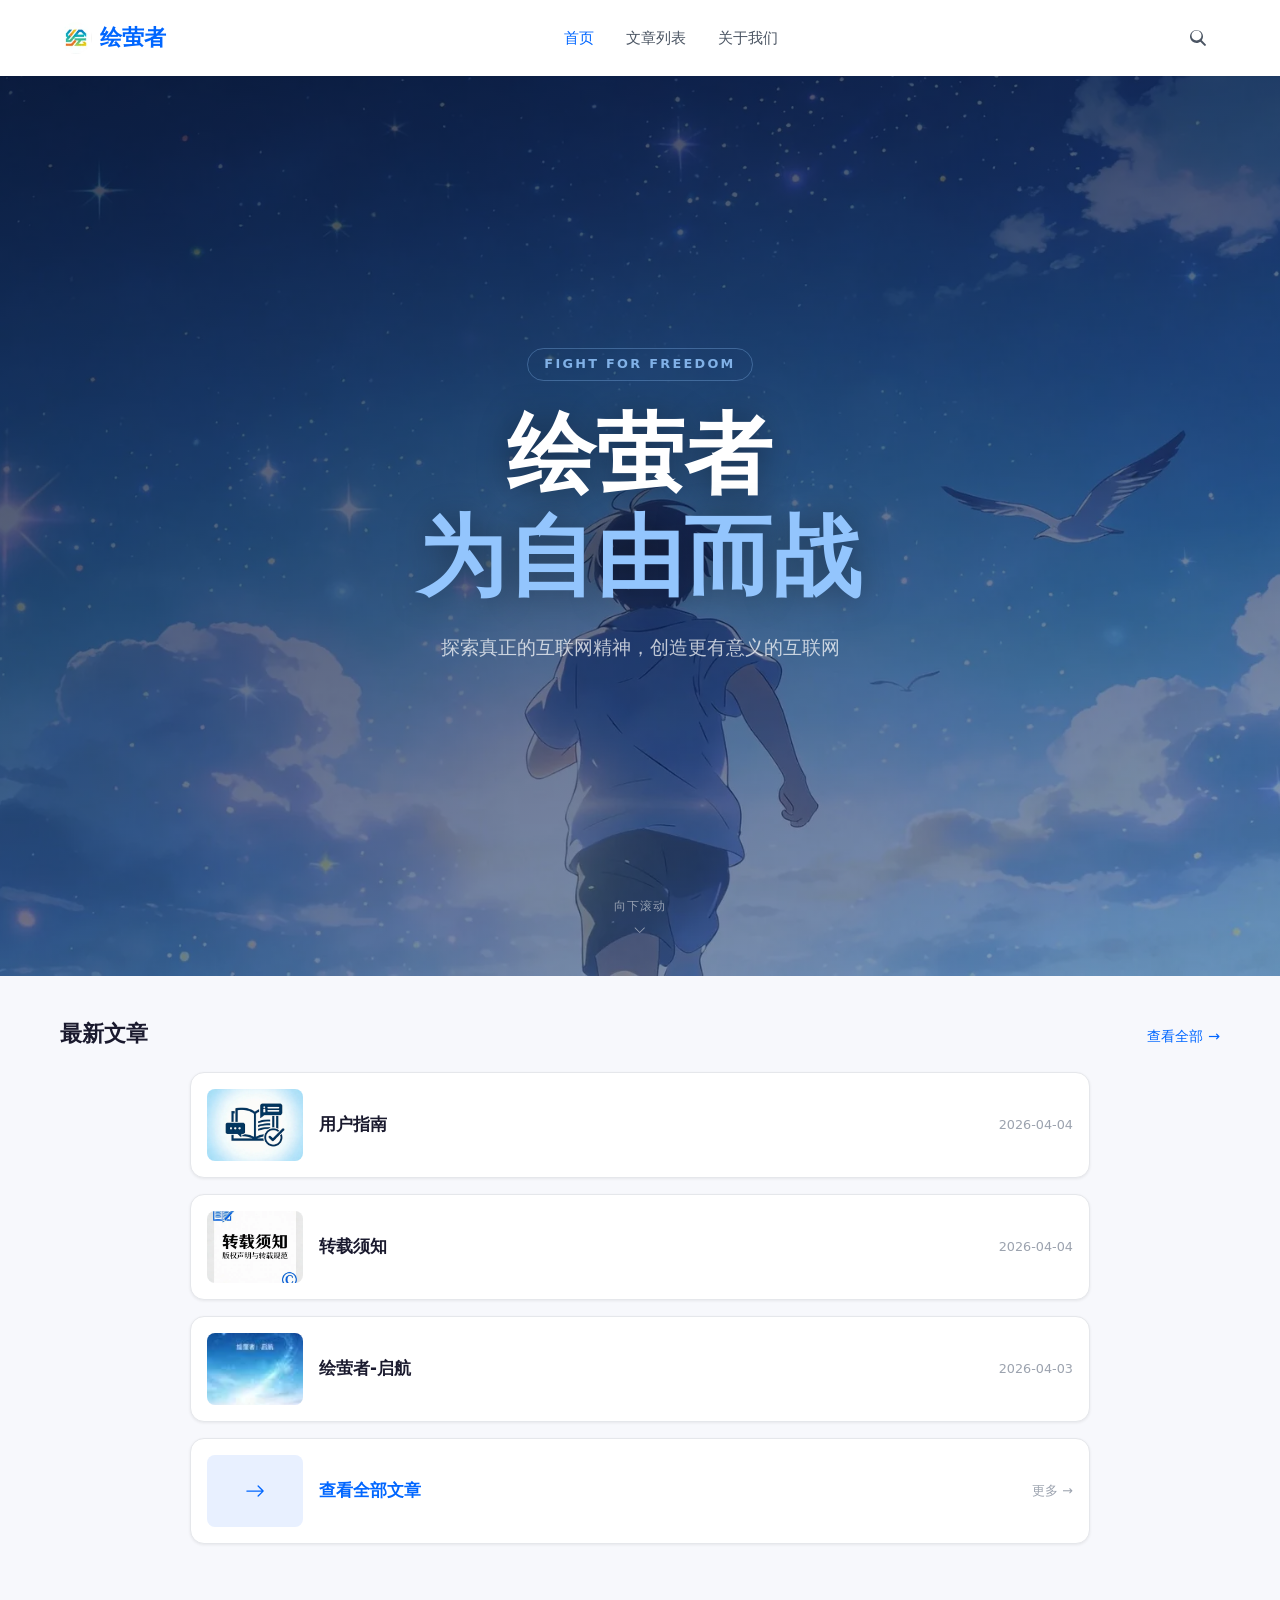
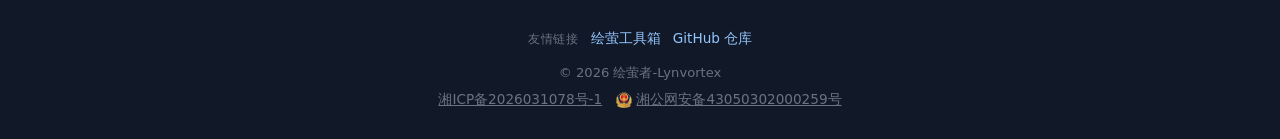
<file: index.html>
<!DOCTYPE html>
<html lang="zh-CN">
<head>
<meta charset="UTF-8">
<meta name="viewport" content="width=device-width, initial-scale=1.0">
<meta http-equiv="Content-Security-Policy" content="default-src 'self'; script-src 'self' 'unsafe-inline'; style-src 'self' 'unsafe-inline' https://fonts.googleapis.com; font-src https://fonts.gstatic.com; img-src 'self' data:; connect-src 'self'; frame-ancestors 'none'; base-uri 'self'; form-action 'self'">
<title>绘萤者 - Fight for Freedom</title>
<meta name="description" content="探索真正的互联网精神，创造更有意义的互联网">
<meta name="keywords" content="绘萤者, Lynvortex">
<link rel="canonical" href="https://www.lynvortex.top/">
<meta name="theme-color" content="#0066ff">
<meta name="robots" content="index, follow" id="search-robots">

<!-- Open Graph -->
<meta property="og:type" content="website">
<meta property="og:site_name" content="绘萤者">
<meta property="og:title" content="绘萤者 - Fight for Freedom">
<meta property="og:description" content="探索真正的互联网精神，创造更有意义的互联网">
<meta property="og:url" content="https://www.lynvortex.top/">
<meta property="og:image" content="https://www.lynvortex.top/images/bg.webp">
<meta property="og:locale" content="zh_CN">

<!-- Twitter -->
<meta name="twitter:card" content="summary_large_image">
<meta name="twitter:title" content="绘萤者 - Fight for Freedom">
<meta name="twitter:description" content="探索真正的互联网精神，创造更有意义的互联网">
<meta name="twitter:image" content="https://www.lynvortex.top/images/bg.webp">

<!-- 结构化数据 -->
<script type="application/ld+json">{"@context":"https://schema.org","@type":"WebSite","name":"绘萤者","alternateName":"Lynvortex","url":"https://www.lynvortex.top/","description":"探索真正的互联网精神，创造更有意义的互联网","inLanguage":"zh-CN","potentialAction":{"@type":"SearchAction","target":{"@type":"EntryPoint","urlTemplate":"https://www.lynvortex.top/articles/?search={search_term_string}"},"query-input":"required name=search_term_string"}}</script>

<link rel="icon" href="/images/icon.webp" type="image/webp">
<link rel="apple-touch-icon" href="/images/icon.webp">
<link rel="preload" href="/images/icon.webp" as="image">
<link rel="preload" href="/images/bg.webp" as="image" fetchpriority="high">
<link rel="preconnect" href="https://fonts.googleapis.com">
<link rel="preconnect" href="https://fonts.gstatic.com" crossorigin>
<link href="https://fonts.googleapis.com/css2?family=Noto+Serif+SC:wght@400;700&family=Noto+Sans+SC:wght@400;500;700&display=swap" rel="stylesheet">
<link rel="stylesheet" href="/assets/css/site.css">
</head>
<body>

<header class="navbar">
  <div class="container">
    <div class="navbar-inner">
      <a href="/" class="logo"><img src="/images/icon.webp" alt="绘萤者 Logo" width="36" height="36">绘萤者</a>
      <nav class="desktop-nav" aria-label="主导航">
        <a href="/" class="nav-link active">首页</a>
        <a href="/articles/" class="nav-link">文章列表</a>
        <a href="/about/" class="nav-link">关于我们</a>
      </nav>
      <div class="nav-actions">
        <button class="action-btn" onclick="LY.toggleSearch()" aria-label="搜索文章"><svg class="icon" aria-hidden="true"><use href="/images/icons.svg#search"/></svg></button>
        <button id="mobile-menu-btn" class="action-btn mobile-menu-btn" aria-label="打开菜单" aria-expanded="false" aria-controls="mobile-menu"><svg class="icon" aria-hidden="true"><use href="/images/icons.svg#bars"/></svg></button>
      </div>
    </div>
    <div id="search-container" class="search-wrap">
      <div class="search-inner">
        <input type="text" id="search-input" class="search-input" placeholder="输入关键词搜索文章..." aria-label="搜索关键词">
        <svg class="icon search-clear" onclick="LY.clearSearchInput()" role="button" tabindex="0" aria-label="清空搜索框"><use href="/images/icons.svg#times"/></svg>
        <button class="search-submit" onclick="LY.doSearch()" aria-label="执行搜索">搜索</button>
      </div>
    </div>
    <div id="mobile-menu" class="mobile-menu" aria-label="移动端导航">
      <a href="/" class="active">首页</a>
      <a href="/articles/">文章列表</a>
      <a href="/about/">关于我们</a>
    </div>
  </div>
</header>

<div id="app-content">

  <!-- 英雄区 -->
  <section class="hero" style="background-image:url(/images/bg.webp)">
    <div class="hero-overlay"></div>
    <div class="container">
      <div class="hero-content">
        <div class="hero-eyebrow">Fight for Freedom</div>
        <h1 class="hero-title">绘萤者<span>为自由而战</span></h1>
        <p class="hero-sub">探索真正的互联网精神，创造更有意义的互联网</p>
      </div>
    </div>
    <div class="hero-scroll">
      <span>向下滚动</span>
      <svg class="icon" aria-hidden="true"><use href="/images/icons.svg#chevron-down"/></svg>
    </div>
  </section>

  <main class="container main-content">
    <section>
      <div class="section-header">
        <h2 class="section-title">最新文章</h2>
        <a href="/articles/" class="section-more">查看全部 →</a>
      </div>

      <div id="home-latest-list" class="article-list">
        <div class="article-card"><div class="article-card-thumb skeleton"></div><div class="article-card-body"><div class="skeleton" style="height:18px;width:70%"></div></div><div class="skeleton" style="height:14px;width:56px"></div></div>
        <div class="article-card"><div class="article-card-thumb skeleton"></div><div class="article-card-body"><div class="skeleton" style="height:18px;width:60%"></div></div><div class="skeleton" style="height:14px;width:56px"></div></div>
        <div class="article-card"><div class="article-card-thumb skeleton"></div><div class="article-card-body"><div class="skeleton" style="height:18px;width:75%"></div></div><div class="skeleton" style="height:14px;width:56px"></div></div>
      </div>
    </section>
  </main>
</div>

<footer class="footer">
  <div class="container">
    <div class="footer-links">
      <span class="footer-links-label">友情链接</span>
      <a href="https://box.lynvortex.top" target="_blank" rel="noopener" class="footer-link">绘萤工具箱</a>
      <a href="https://github.com/lynvortex/Lynvortex-www" target="_blank" rel="noopener" class="footer-link">GitHub 仓库</a>
    </div>
    <p class="footer-copy">&copy; 2026 绘萤者-Lynvortex</p>
    <p class="footer-beian">
      <a href="https://beian.miit.gov.cn/" target="_blank" rel="noopener">湘ICP备2026031078号-1</a>
      <a href="https://beian.mps.gov.cn/#/query/webSearch?code=43050302000259" target="_blank" rel="noopener" style="margin-left:10px;"><img src="/images/beian.png" alt="公安备案徽标" width="16" height="16">湘公网安备43050302000259号</a>
    </p>
  </div>
</footer>

<button id="back-to-top" class="back-to-top" onclick="window.scrollTo({top:0,behavior:'smooth'})" aria-label="返回顶部"><svg class="icon" aria-hidden="true"><use href="/images/icons.svg#arrow-up"/></svg></button>

<script src="/assets/js/site.js" defer></script>
</body>
</html>
</file>
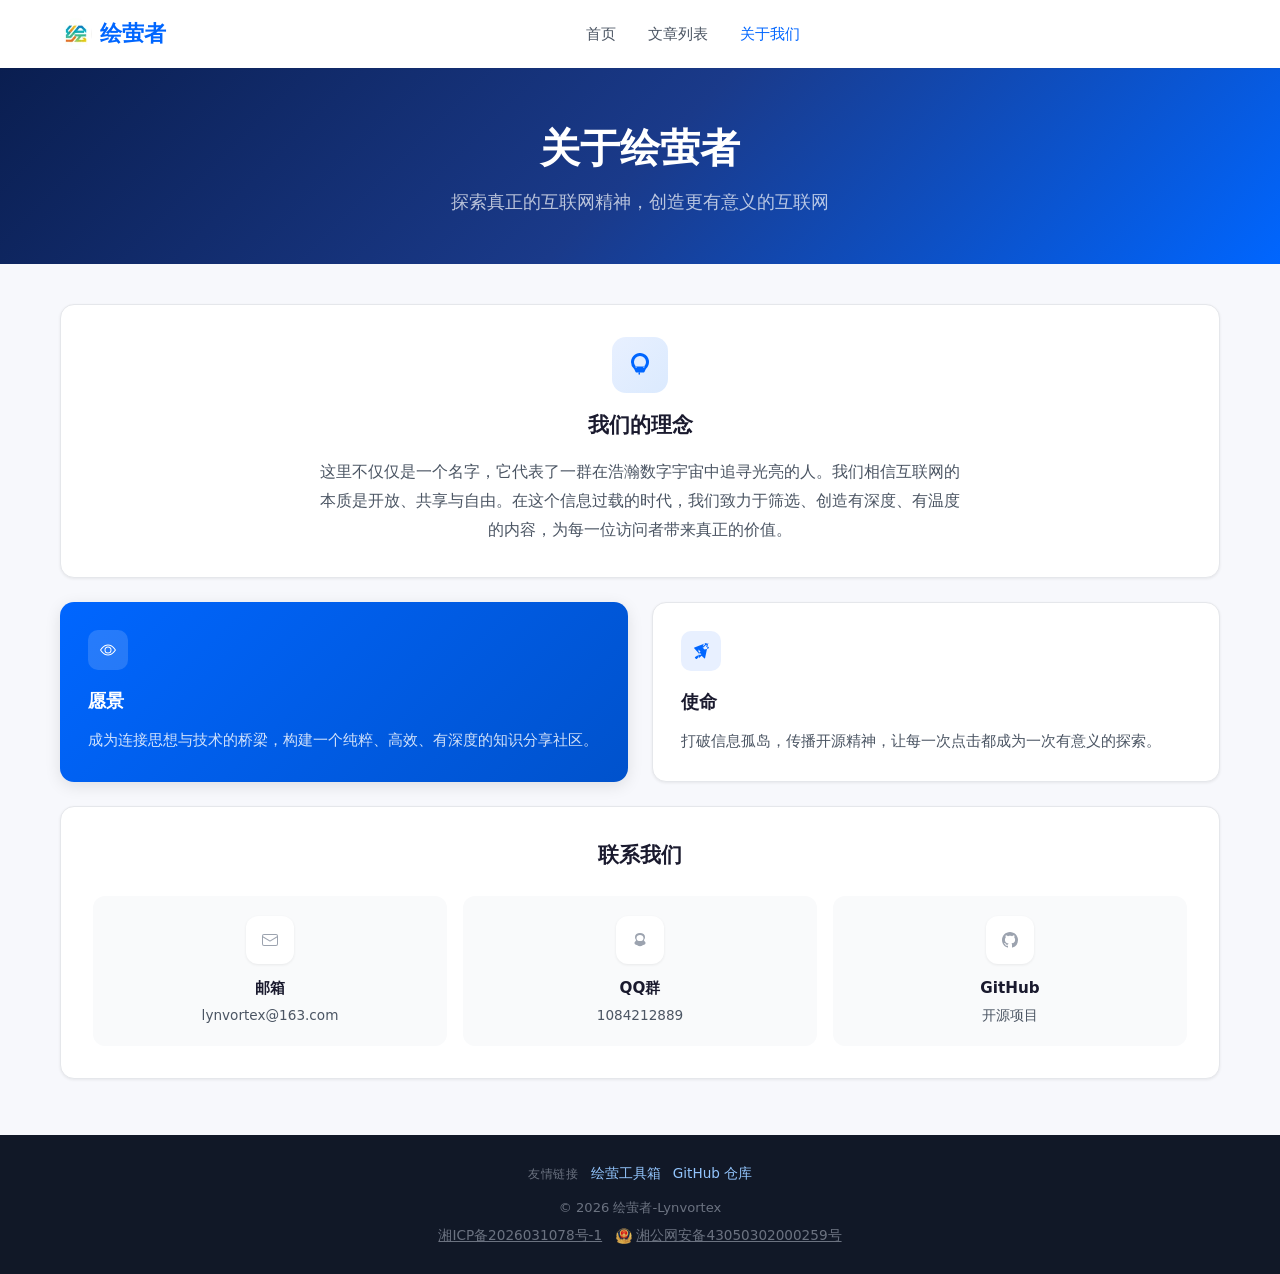
<file: about/index.html>
<!DOCTYPE html>
<html lang="zh-CN">
<head>
<meta charset="UTF-8">
<meta name="viewport" content="width=device-width, initial-scale=1.0">
<meta http-equiv="Content-Security-Policy" content="default-src 'self'; script-src 'self' 'unsafe-inline'; style-src 'self' 'unsafe-inline' https://fonts.googleapis.com; font-src https://fonts.gstatic.com; img-src 'self' data:; connect-src 'self'; frame-ancestors 'none'; base-uri 'self'; form-action 'self'">
<title>关于绘萤者 - 绘萤者</title>
<meta name="description" content="探索真正的互联网精神，创造更有意义的互联网">
<meta name="keywords" content="绘萤者, Lynvortex">
<link rel="canonical" href="https://www.lynvortex.top/about/">
<meta name="theme-color" content="#0066ff">
<meta name="robots" content="index, follow" id="search-robots">

<!-- Open Graph -->
<meta property="og:type" content="website">
<meta property="og:site_name" content="绘萤者">
<meta property="og:title" content="关于绘萤者 - 绘萤者">
<meta property="og:description" content="探索真正的互联网精神，创造更有意义的互联网">
<meta property="og:url" content="https://www.lynvortex.top/about/">
<meta property="og:image" content="https://www.lynvortex.top/images/bg.webp">
<meta property="og:locale" content="zh_CN">

<!-- Twitter -->
<meta name="twitter:card" content="summary_large_image">
<meta name="twitter:title" content="关于绘萤者 - 绘萤者">
<meta name="twitter:description" content="探索真正的互联网精神，创造更有意义的互联网">
<meta name="twitter:image" content="https://www.lynvortex.top/images/bg.webp">

<!-- 结构化数据 -->
<script type="application/ld+json">{"@context":"https://schema.org","@type":"Organization","name":"绘萤者","alternateName":"Lynvortex","url":"https://www.lynvortex.top/","logo":"https://www.lynvortex.top/images/icon.webp","description":"探索真正的互联网精神，创造更有意义的互联网","email":"lynvortex@163.com","sameAs":["https://github.com/lynvortex/Lynvortex-www"]}</script>

<link rel="icon" href="/images/icon.webp" type="image/webp">
<link rel="apple-touch-icon" href="/images/icon.webp">
<link rel="preconnect" href="https://fonts.googleapis.com">
<link rel="preconnect" href="https://fonts.gstatic.com" crossorigin>
<link href="https://fonts.googleapis.com/css2?family=Noto+Serif+SC:wght@400;700&family=Noto+Sans+SC:wght@400;500;700&display=swap" rel="stylesheet">
<link rel="stylesheet" href="/assets/css/site.css">
</head>
<body>

<header class="navbar">
  <div class="container">
    <div class="navbar-inner">
      <a href="/" class="logo"><img src="/images/icon.webp" alt="绘萤者 Logo" width="36" height="36">绘萤者</a>
      <nav class="desktop-nav" aria-label="主导航">
        <a href="/" class="nav-link">首页</a>
        <a href="/articles/" class="nav-link">文章列表</a>
        <a href="/about/" class="nav-link active">关于我们</a>
      </nav>
      <div class="nav-actions">
        <button id="mobile-menu-btn" class="action-btn mobile-menu-btn" aria-label="打开菜单" aria-expanded="false" aria-controls="mobile-menu"><svg class="icon" aria-hidden="true"><use href="/images/icons.svg#bars"/></svg></button>
      </div>
    </div>
    <div id="mobile-menu" class="mobile-menu" aria-label="移动端导航">
      <a href="/">首页</a>
      <a href="/articles/">文章列表</a>
      <a href="/about/" class="active">关于我们</a>
    </div>
  </div>
</header>

<div id="app-content">

  <section class="page-banner">
    <div class="container">
      <h1>关于绘萤者</h1>
      <p>探索真正的互联网精神，创造更有意义的互联网</p>
    </div>
  </section>

  <main class="container main-content">
    <div class="about-card">
      <div class="about-hero-inner">
        <div class="about-icon blue">
          <svg class="icon" aria-hidden="true"><use href="/images/icons.svg#lightbulb"/></svg>
        </div>
        <h2>我们的理念</h2>
        <p>这里不仅仅是一个名字，它代表了一群在浩瀚数字宇宙中追寻光亮的人。我们相信互联网的本质是开放、共享与自由。在这个信息过载的时代，我们致力于筛选、创造有深度、有温度的内容，为每一位访问者带来真正的价值。</p>
      </div>
    </div>

    <div class="about-grid">
      <div class="about-vision">
        <div class="about-badge on-blue"><svg class="icon" aria-hidden="true"><use href="/images/icons.svg#eye"/></svg></div>
        <h3>愿景</h3>
        <p>成为连接思想与技术的桥梁，构建一个纯粹、高效、有深度的知识分享社区。</p>
      </div>
      <div class="about-mission">
        <div class="about-badge on-light"><svg class="icon" aria-hidden="true"><use href="/images/icons.svg#rocket"/></svg></div>
        <h3>使命</h3>
        <p>打破信息孤岛，传播开源精神，让每一次点击都成为一次有意义的探索。</p>
      </div>
    </div>

    <div class="contact-section">
      <h3>联系我们</h3>
      <div class="contact-grid">
        <div class="contact-item">
          <div class="icon-wrap"><svg class="icon" aria-hidden="true"><use href="/images/icons.svg#envelope"/></svg></div>
          <h4>邮箱</h4>
          <p><a href="mailto:lynvortex@163.com">lynvortex@163.com</a></p>
        </div>
        <div class="contact-item">
          <div class="icon-wrap"><svg class="icon" aria-hidden="true"><use href="/images/icons.svg#qq"/></svg></div>
          <h4>QQ群</h4>
          <p>1084212889</p>
        </div>
        <a href="https://github.com/lynvortex/Lynvortex-www" target="_blank" rel="noopener noreferrer" class="contact-item">
          <div class="icon-wrap"><svg class="icon" aria-hidden="true"><use href="/images/icons.svg#github"/></svg></div>
          <h4>GitHub</h4>
          <p>开源项目</p>
        </a>
      </div>
    </div>
  </main>
</div>

<footer class="footer">
  <div class="container">
    <div class="footer-links">
      <span class="footer-links-label">友情链接</span>
      <a href="https://box.lynvortex.top" target="_blank" rel="noopener" class="footer-link">绘萤工具箱</a>
      <a href="https://github.com/lynvortex/Lynvortex-www" target="_blank" rel="noopener" class="footer-link">GitHub 仓库</a>
    </div>
    <p class="footer-copy">&copy; 2026 绘萤者-Lynvortex</p>
    <p class="footer-beian">
      <a href="https://beian.miit.gov.cn/" target="_blank" rel="noopener">湘ICP备2026031078号-1</a>
      <a href="https://beian.mps.gov.cn/#/query/webSearch?code=43050302000259" target="_blank" rel="noopener" style="margin-left:10px;"><img src="/images/beian.png" alt="公安备案徽标" width="16" height="16">湘公网安备43050302000259号</a>
    </p>
  </div>
</footer>

<button id="back-to-top" class="back-to-top" onclick="window.scrollTo({top:0,behavior:'smooth'})" aria-label="返回顶部"><svg class="icon" aria-hidden="true"><use href="/images/icons.svg#arrow-up"/></svg></button>

<script src="/assets/js/site.js" defer></script>
</body>
</html>
</file>
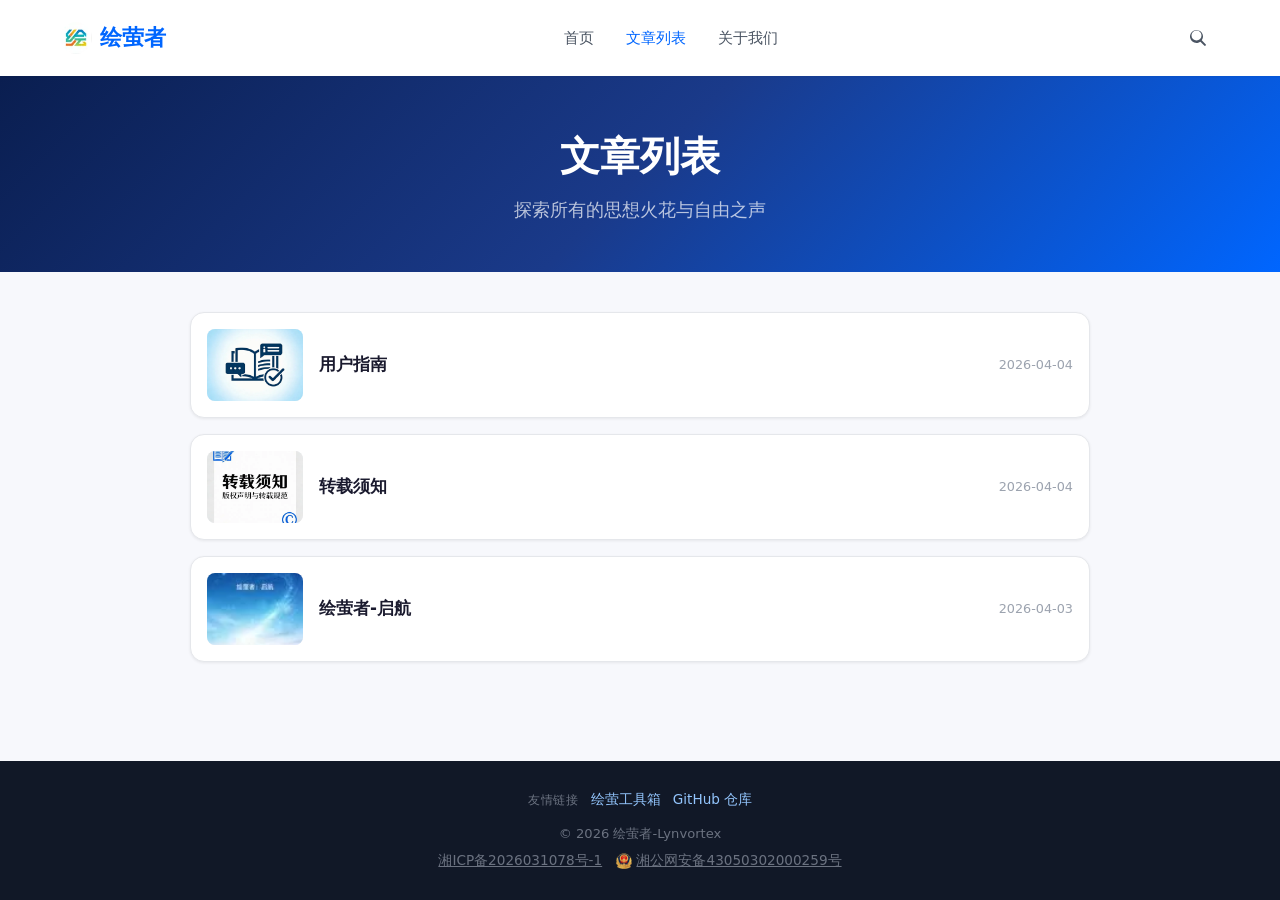
<file: articles/index.html>
<!DOCTYPE html>
<html lang="zh-CN">
<head>
<meta charset="UTF-8">
<meta name="viewport" content="width=device-width, initial-scale=1.0">
<meta http-equiv="Content-Security-Policy" content="default-src 'self'; script-src 'self' 'unsafe-inline'; style-src 'self' 'unsafe-inline' https://fonts.googleapis.com; font-src https://fonts.gstatic.com; img-src 'self' data:; connect-src 'self'; frame-ancestors 'none'; base-uri 'self'; form-action 'self'">
<title>文章列表 - 绘萤者</title>
<meta name="description" content="探索所有的思想火花与自由之声">
<meta name="keywords" content="绘萤者, Lynvortex">
<link rel="canonical" href="https://www.lynvortex.top/articles/">
<meta name="theme-color" content="#0066ff">
<meta name="robots" content="index, follow" id="search-robots">

<!-- Open Graph -->
<meta property="og:type" content="website">
<meta property="og:site_name" content="绘萤者">
<meta property="og:title" content="文章列表 - 绘萤者">
<meta property="og:description" content="探索所有的思想火花与自由之声">
<meta property="og:url" content="https://www.lynvortex.top/articles/">
<meta property="og:image" content="https://www.lynvortex.top/images/bg.webp">
<meta property="og:locale" content="zh_CN">

<!-- Twitter -->
<meta name="twitter:card" content="summary_large_image">
<meta name="twitter:title" content="文章列表 - 绘萤者">
<meta name="twitter:description" content="探索所有的思想火花与自由之声">
<meta name="twitter:image" content="https://www.lynvortex.top/images/bg.webp">

<!-- 结构化数据 -->
<script type="application/ld+json">{"@context":"https://schema.org","@type":"CollectionPage","name":"文章列表","url":"https://www.lynvortex.top/articles/","description":"探索所有的思想火花与自由之声","inLanguage":"zh-CN","isPartOf":{"@type":"WebSite","name":"绘萤者","url":"https://www.lynvortex.top/"}}</script>

<link rel="icon" href="/images/icon.webp" type="image/webp">
<link rel="apple-touch-icon" href="/images/icon.webp">
<link rel="preconnect" href="https://fonts.googleapis.com">
<link rel="preconnect" href="https://fonts.gstatic.com" crossorigin>
<link href="https://fonts.googleapis.com/css2?family=Noto+Serif+SC:wght@400;700&family=Noto+Sans+SC:wght@400;500;700&display=swap" rel="stylesheet">
<link rel="stylesheet" href="/assets/css/site.css">
</head>
<body>

<header class="navbar">
  <div class="container">
    <div class="navbar-inner">
      <a href="/" class="logo"><img src="/images/icon.webp" alt="绘萤者 Logo" width="36" height="36">绘萤者</a>
      <nav class="desktop-nav" aria-label="主导航">
        <a href="/" class="nav-link">首页</a>
        <a href="/articles/" class="nav-link active">文章列表</a>
        <a href="/about/" class="nav-link">关于我们</a>
      </nav>
      <div class="nav-actions">
        <button class="action-btn" onclick="LY.toggleSearch()" aria-label="搜索文章"><svg class="icon" aria-hidden="true"><use href="/images/icons.svg#search"/></svg></button>
        <button id="mobile-menu-btn" class="action-btn mobile-menu-btn" aria-label="打开菜单" aria-expanded="false" aria-controls="mobile-menu"><svg class="icon" aria-hidden="true"><use href="/images/icons.svg#bars"/></svg></button>
      </div>
    </div>
    <div id="search-container" class="search-wrap">
      <div class="search-inner">
        <input type="text" id="search-input" class="search-input" placeholder="输入关键词搜索文章..." aria-label="搜索关键词">
        <svg class="icon search-clear" onclick="LY.clearSearchInput()" role="button" tabindex="0" aria-label="清空搜索框"><use href="/images/icons.svg#times"/></svg>
        <button class="search-submit" onclick="LY.doSearch()" aria-label="执行搜索">搜索</button>
      </div>
    </div>
    <div id="mobile-menu" class="mobile-menu" aria-label="移动端导航">
      <a href="/">首页</a>
      <a href="/articles/" class="active">文章列表</a>
      <a href="/about/">关于我们</a>
    </div>
  </div>
</header>

<div id="app-content">

  <section class="page-banner">
    <div class="container">
      <h1 id="articles-heading">文章列表</h1>
      <p>探索所有的思想火花与自由之声</p>
    </div>
  </section>

  <main class="container main-content">
    <div id="search-container" class="search-wrap">
      <div class="search-inner">
        <input type="text" id="search-input" class="search-input" placeholder="输入关键词搜索文章..." aria-label="搜索关键词">
        <svg class="icon search-clear" onclick="LY.clearSearchInput()" role="button" tabindex="0" aria-label="清空搜索框"><use href="/images/icons.svg#times"/></svg>
        <button class="search-submit" onclick="LY.doSearch()" aria-label="执行搜索">搜索</button>
      </div>
    </div>

    <div id="articles-list" class="article-list">
      <div class="article-card">
        <div class="article-card-thumb skeleton"></div>
        <div class="article-card-body"><div class="skeleton" style="height:18px;width:65%"></div></div>
        <div class="skeleton" style="height:14px;width:56px"></div>
      </div>
      <div class="article-card">
        <div class="article-card-thumb skeleton"></div>
        <div class="article-card-body"><div class="skeleton" style="height:18px;width:55%"></div></div>
        <div class="skeleton" style="height:14px;width:56px"></div>
      </div>
    </div>
  </main>
</div>

<footer class="footer">
  <div class="container">
    <div class="footer-links">
      <span class="footer-links-label">友情链接</span>
      <a href="https://box.lynvortex.top" target="_blank" rel="noopener" class="footer-link">绘萤工具箱</a>
      <a href="https://github.com/lynvortex/Lynvortex-www" target="_blank" rel="noopener" class="footer-link">GitHub 仓库</a>
    </div>
    <p class="footer-copy">&copy; 2026 绘萤者-Lynvortex</p>
    <p class="footer-beian">
      <a href="https://beian.miit.gov.cn/" target="_blank" rel="noopener">湘ICP备2026031078号-1</a>
      <a href="https://beian.mps.gov.cn/#/query/webSearch?code=43050302000259" target="_blank" rel="noopener" style="margin-left:10px;"><img src="/images/beian.png" alt="公安备案徽标" width="16" height="16">湘公网安备43050302000259号</a>
    </p>
  </div>
</footer>

<button id="back-to-top" class="back-to-top" onclick="window.scrollTo({top:0,behavior:'smooth'})" aria-label="返回顶部"><svg class="icon" aria-hidden="true"><use href="/images/icons.svg#arrow-up"/></svg></button>

<script src="/assets/js/site.js" defer></script>
</body>
</html>
</file>
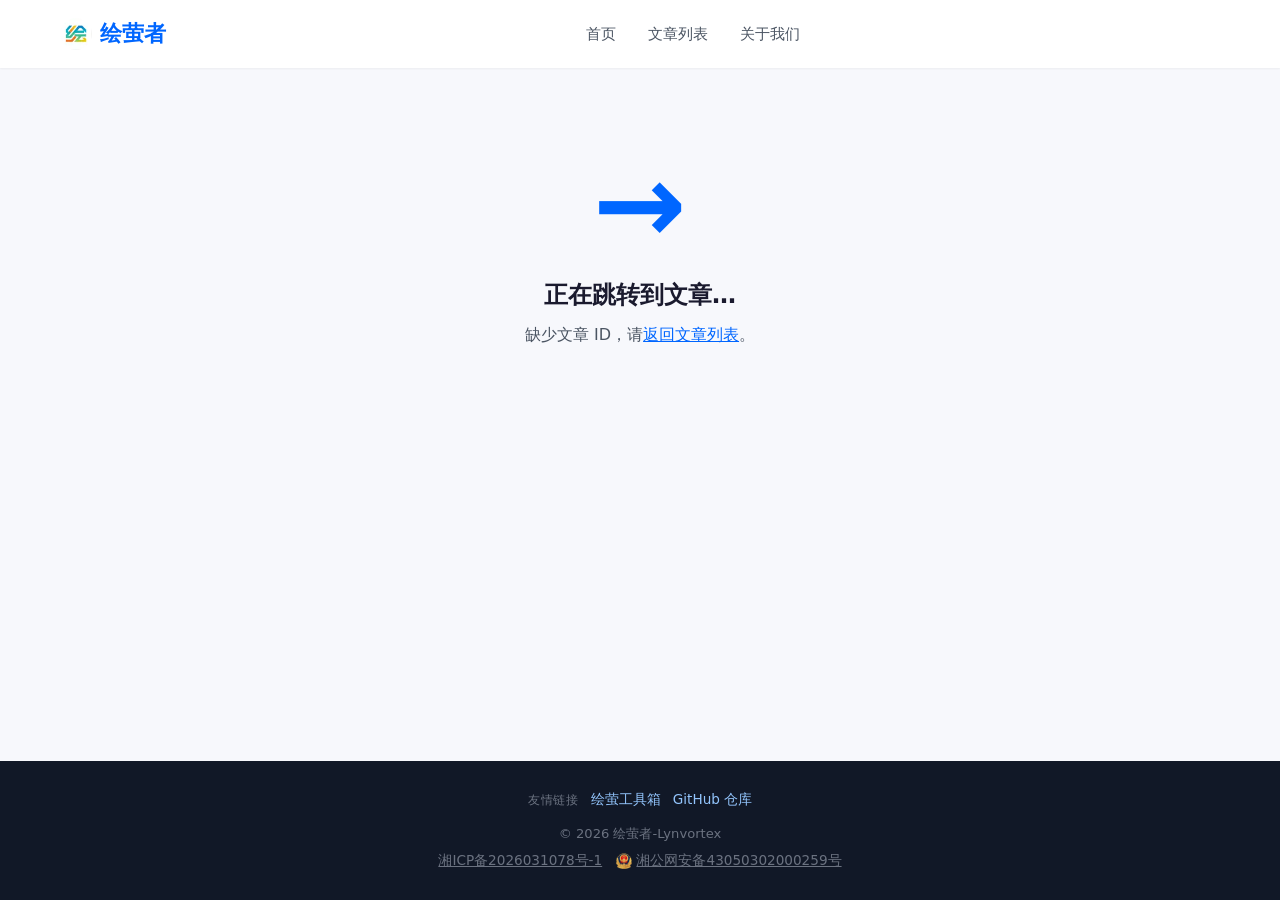
<file: post.html>
<!DOCTYPE html>
<html lang="zh-CN">
<head>
<meta charset="UTF-8">
<meta name="viewport" content="width=device-width, initial-scale=1.0">
<meta http-equiv="Content-Security-Policy" content="default-src 'self'; script-src 'self' 'unsafe-inline'; style-src 'self' 'unsafe-inline' https://fonts.googleapis.com; font-src https://fonts.gstatic.com; img-src 'self' data:; connect-src 'self'; frame-ancestors 'none'; base-uri 'self'; form-action 'self'">
<title>正在跳转 - 绘萤者</title>
<meta name="description" content="正在跳转到文章页面。">
<meta name="keywords" content="绘萤者, Lynvortex">
<link rel="canonical" href="https://www.lynvortex.top/articles/">
<meta name="theme-color" content="#0066ff">
<meta name="robots" content="noindex, follow" id="search-robots">

<!-- Open Graph -->
<meta property="og:type" content="website">
<meta property="og:site_name" content="绘萤者">
<meta property="og:title" content="正在跳转 - 绘萤者">
<meta property="og:description" content="正在跳转到文章页面。">
<meta property="og:url" content="https://www.lynvortex.top/articles/">
<meta property="og:image" content="https://www.lynvortex.top/images/bg.webp">
<meta property="og:locale" content="zh_CN">

<!-- Twitter -->
<meta name="twitter:card" content="summary_large_image">
<meta name="twitter:title" content="正在跳转 - 绘萤者">
<meta name="twitter:description" content="正在跳转到文章页面。">
<meta name="twitter:image" content="https://www.lynvortex.top/images/bg.webp">

<link rel="icon" href="/images/icon.webp" type="image/webp">
<link rel="apple-touch-icon" href="/images/icon.webp">
<link rel="preconnect" href="https://fonts.googleapis.com">
<link rel="preconnect" href="https://fonts.gstatic.com" crossorigin>
<link href="https://fonts.googleapis.com/css2?family=Noto+Sans+SC:wght@400;500;700&display=swap" rel="stylesheet">
<link rel="stylesheet" href="/assets/css/site.css">
</head>
<body>

<header class="navbar">
  <div class="container">
    <div class="navbar-inner">
      <a href="/" class="logo"><img src="/images/icon.webp" alt="绘萤者 Logo" width="36" height="36">绘萤者</a>
      <nav class="desktop-nav" aria-label="主导航">
        <a href="/" class="nav-link">首页</a>
        <a href="/articles/" class="nav-link">文章列表</a>
        <a href="/about/" class="nav-link">关于我们</a>
      </nav>
      <div class="nav-actions">
        <button id="mobile-menu-btn" class="action-btn mobile-menu-btn" aria-label="打开菜单" aria-expanded="false" aria-controls="mobile-menu"><svg class="icon" aria-hidden="true"><use href="/images/icons.svg#bars"/></svg></button>
      </div>
    </div>
    <div id="mobile-menu" class="mobile-menu" aria-label="移动端导航">
      <a href="/">首页</a>
      <a href="/articles/">文章列表</a>
      <a href="/about/">关于我们</a>
    </div>
  </div>
</header>

<div id="app-content">
  <main class="container">
    <div class="error-page">
      <div class="error-code">→</div>
      <h1>正在跳转到文章…</h1>
      <p id="ly-redirect-msg">如果没有自动跳转，请<a href="/articles/" style="color:#0066ff;text-decoration:underline">返回文章列表</a>。</p>
      <noscript>
        <p>你的浏览器禁用了 JavaScript，请<a href="/articles/" style="color:#0066ff;text-decoration:underline">返回文章列表</a>选择文章。</p>
      </noscript>
    </div>
  </main>
</div>

<script>
/* 旧地址 post.html?id=&lt;id&gt; 的兼容跳转。
   新文章页地址是 /post/&lt;slug&gt;/，这里按 id 找到对应 slug 后跳转。
   服务端 .htaccess 已处理无 id 的情况；此脚本用于带 id 的旧分享链接。 */
(function () {
  'use strict';
  var msg = document.getElementById('ly-redirect-msg');
  var id = new URLSearchParams(location.search).get('id');

  function back(text) {
    msg.innerHTML = text + '请<a href="/articles/" style="color:#0066ff;text-decoration:underline">返回文章列表</a>。';
  }

  if (!id) { back('缺少文章 ID，'); return; }

  fetch('/posts.json', { headers: { Accept: 'application/json' } })
    .then(function (r) { if (!r.ok) throw new Error('HTTP ' + r.status); return r.json(); })
    .then(function (posts) {
      for (var i = 0; i < posts.length; i++) {
        if (String(posts[i].id) === String(id)) {
          if (posts[i].slug) { location.replace('/post/' + encodeURIComponent(posts[i].slug) + '/'); return; }
          back('这篇文章还没有生成独立页面，');
          return;
        }
      }
      back('找不到这篇文章，');
    })
    .catch(function () { back('跳转失败，'); });
})();
</script>

<footer class="footer">
  <div class="container">
    <div class="footer-links">
      <span class="footer-links-label">友情链接</span>
      <a href="https://box.lynvortex.top" target="_blank" rel="noopener" class="footer-link">绘萤工具箱</a>
      <a href="https://github.com/lynvortex/Lynvortex-www" target="_blank" rel="noopener" class="footer-link">GitHub 仓库</a>
    </div>
    <p class="footer-copy">&copy; 2026 绘萤者-Lynvortex</p>
    <p class="footer-beian">
      <a href="https://beian.miit.gov.cn/" target="_blank" rel="noopener">湘ICP备2026031078号-1</a>
      <a href="https://beian.mps.gov.cn/#/query/webSearch?code=43050302000259" target="_blank" rel="noopener" style="margin-left:10px;"><img src="/images/beian.png" alt="公安备案徽标" width="16" height="16">湘公网安备43050302000259号</a>
    </p>
  </div>
</footer>

<button id="back-to-top" class="back-to-top" onclick="window.scrollTo({top:0,behavior:'smooth'})" aria-label="返回顶部"><svg class="icon" aria-hidden="true"><use href="/images/icons.svg#arrow-up"/></svg></button>

<script src="/assets/js/site.js" defer></script>
</body>
</html>
</file>
<file: assets/css/site.css>
/* ==========================================================================
   绘萤者 lynvortex.top — 全站统一样式表
   唯一入口。所有页面（首页 / 文章列表 / 文章详情 / 关于 / 后台）共用。
   由原 index.html、about.html、articles.html、post.html 四套并行样式合并而来。
   ========================================================================== */

/* ---------- 设计令牌 ---------- */
:root {
  --primary: #0066ff;
  --primary-dark: #0044cc;
  --primary-light: #e8f0ff;
  --primary-50: #e6f0ff;
  --primary-600: #0052cc;

  --text-main: #1a1a2e;
  --text-sub: #4b5563;
  --text-muted: #9ca3af;

  --bg-page: #f7f8fc;
  --bg-card: #ffffff;
  --bg-soft: #f9fafb;

  --border: #e5e7eb;

  --shadow-sm: 0 1px 3px rgba(0, 0, 0, .07);
  --shadow-md: 0 4px 16px rgba(0, 0, 0, .10);
  --shadow-lg: 0 10px 30px rgba(0, 0, 0, .12);

  --radius-card: 14px;
  --radius-sm: 8px;

  --nav-h: 64px;

  --font-serif: 'Noto Serif SC', Georgia, serif;
  --font-sans: 'Noto Sans SC', system-ui, -apple-system, 'Segoe UI', sans-serif;
  --font-mono: ui-monospace, SFMono-Regular, Menlo, Monaco, Consolas, 'Liberation Mono', monospace;

  --ok: #16a34a;
  --warn: #d97706;
  --danger: #dc2626;
}

/* ---------- 基础重置 ---------- */
*, ::before, ::after { margin: 0; padding: 0; box-sizing: border-box; }
html { scroll-behavior: smooth; -webkit-text-size-adjust: 100%; }
body {
  font-family: var(--font-sans);
  background: var(--bg-page);
  color: var(--text-main);
  display: flex;
  flex-direction: column;
  min-height: 100vh;
  line-height: 1.6;
}
img { max-width: 100%; display: block; }
a { text-decoration: none; color: inherit; }
button { border: 0; background: none; cursor: pointer; font-family: inherit; font-size: inherit; color: inherit; }
input, textarea, select { font-family: inherit; font-size: inherit; }
:focus-visible { outline: 2px solid var(--primary); outline-offset: 2px; border-radius: 4px; }

.icon { width: 1em; height: 1em; display: inline-block; vertical-align: -.125em; fill: currentColor; }
.sr-only {
  position: absolute; width: 1px; height: 1px; padding: 0; margin: -1px;
  overflow: hidden; clip: rect(0, 0, 0, 0); white-space: nowrap; border: 0;
}

.container { width: 100%; max-width: 1200px; margin: 0 auto; padding: 0 1.25rem; }
#app-content { flex: 1; }

/* ==========================================================================
   导航栏
   ========================================================================== */
.navbar {
  position: sticky; top: 0; z-index: 50;
  background: rgba(255, 255, 255, .92);
  backdrop-filter: blur(12px);
  -webkit-backdrop-filter: blur(12px);
  box-shadow: 0 1px 2px rgba(0, 0, 0, .05);
}
.navbar-inner { display: flex; align-items: center; justify-content: space-between; padding: 1rem 0; gap: 1rem; }
.logo { display: flex; align-items: center; gap: .5rem; font-size: 1.4rem; font-weight: 700; color: var(--primary); }
.logo img { width: 32px; height: 32px; border-radius: 50%; }
.desktop-nav { display: flex; align-items: center; gap: 2rem; }
.nav-link { position: relative; font-size: .95rem; color: var(--text-sub); transition: color .15s; }
.nav-link:hover, .nav-link.active { color: var(--primary); }
.nav-link.active { font-weight: 500; }
.nav-actions { display: flex; align-items: center; gap: 1rem; }
.action-btn {
  width: 44px; height: 44px; display: inline-flex; align-items: center; justify-content: center;
  border-radius: 50%; color: var(--text-sub); transition: background .15s; font-size: 1rem;
}
.action-btn:hover { background: #f3f4f6; }
.mobile-menu-btn { display: none; }
.mobile-menu { display: none; flex-direction: column; gap: .75rem; padding-bottom: 1rem; }
.mobile-menu.open { display: flex; }
.mobile-menu a { padding: .5rem .75rem; border-radius: var(--radius-sm); color: #374151; font-size: .95rem; transition: background .12s; }
.mobile-menu a:hover { background: #f3f4f6; }
.mobile-menu a.active { color: var(--primary); background: var(--primary-light); font-weight: 500; }

@media (max-width: 767px) {
  .desktop-nav { display: none; }
  .mobile-menu-btn { display: inline-flex; }
}

/* ==========================================================================
   搜索框（导航栏下拉）
   ========================================================================== */
.search-wrap { max-height: 0; overflow: hidden; transition: max-height .3s ease; }
.search-wrap.show { max-height: 80px; }
.search-inner {
  display: flex; align-items: center; gap: .5rem; background: #fff;
  border: 1px solid var(--border); border-radius: var(--radius-sm);
  padding: 0 1rem; height: 48px; margin: 0 auto 1.5rem; max-width: 768px;
  box-shadow: var(--shadow-sm);
}
.search-input { flex: 1; border: 0; outline: 0; font-size: 16px; padding: .5rem 0; color: #1f2937; background: none; }
.search-input::placeholder { color: var(--text-muted); }
.search-clear { color: var(--text-muted); cursor: pointer; flex-shrink: 0; }
.search-clear:hover { color: var(--text-sub); }
.search-submit { color: var(--primary); font-weight: 500; padding: .25rem .75rem; border-radius: 4px; transition: background .15s; flex-shrink: 0; }
.search-submit:hover { background: #f3f4f6; }

/* ==========================================================================
   英雄区（首页）
   ========================================================================== */
.hero {
  position: relative; height: 100vh; min-height: 540px; display: flex; align-items: center;
  background-image: url(/images/bg.webp);
  background-size: cover; background-position: center;
  color: #fff; overflow: hidden;
}
.hero-overlay {
  position: absolute; inset: 0;
  background: linear-gradient(160deg, rgba(5, 12, 40, .78) 0, rgba(10, 30, 80, .6) 60%, rgba(0, 50, 120, .45) 100%);
}
.hero .container { position: relative; z-index: 1; }
.hero-content { text-align: center; max-width: 780px; margin: 0 auto; padding: 0 1.5rem; }
.hero-eyebrow {
  display: inline-block; font-size: .8rem; font-weight: 600; letter-spacing: .18em; text-transform: uppercase;
  color: rgba(147, 197, 253, .85); margin-bottom: 1.5rem;
  border: 1px solid rgba(147, 197, 253, .3); border-radius: 100px; padding: .35rem 1rem;
}
.hero-title {
  font-family: var(--font-serif); font-size: clamp(2.8rem, 8vw, 5.5rem); font-weight: 700;
  color: #fff; line-height: 1.15; margin-bottom: 1.5rem; letter-spacing: .01em;
  text-shadow: 0 2px 32px rgba(0, 0, 0, .35);
}
.hero-title span { display: block; color: #93c5fd; }
.hero-sub {
  font-size: clamp(1rem, 2.5vw, 1.2rem); color: rgba(255, 255, 255, .72);
  line-height: 1.7; max-width: 520px; margin: 0 auto 2.5rem;
}
.hero-scroll {
  position: absolute; bottom: 2.5rem; left: 50%; transform: translateX(-50%); z-index: 1;
  display: flex; flex-direction: column; align-items: center; gap: .5rem;
  color: rgba(255, 255, 255, .5); font-size: .78rem; letter-spacing: .1em; text-transform: uppercase;
  animation: bounce 2s ease-in-out infinite;
}
@keyframes bounce { 0%, 100% { transform: translateX(-50%) translateY(0); } 50% { transform: translateX(-50%) translateY(6px); } }

/* 内页横幅 */
.page-banner { background: linear-gradient(135deg, #0a1e50, #1a3a8a, #0066ff); padding: 3rem 0; text-align: center; color: #fff; }
.page-banner h1 { font-size: clamp(1.6rem, 5vw, 2.5rem); font-weight: 700; margin-bottom: .5rem; }
.page-banner p { font-size: clamp(.9rem, 2.5vw, 1.1rem); color: rgba(255, 255, 255, .7); max-width: 560px; margin: 0 auto; }

/* ==========================================================================
   通用区块
   ========================================================================== */
.main-content { padding: 2.5rem 1.25rem 3.5rem; }
.section-header { display: flex; align-items: baseline; justify-content: space-between; gap: 1rem; margin-bottom: 1.25rem; }
.section-title { font-size: 1.4rem; font-weight: 700; }
.section-more { font-size: .9rem; color: var(--primary); white-space: nowrap; }
.section-more:hover { color: var(--primary-dark); }

/* 骨架屏 */
.skeleton {
  background: linear-gradient(90deg, #eef0f4 25%, #e2e5ea 37%, #eef0f4 63%);
  background-size: 400% 100%;
  animation: skeleton-anim 1.4s ease infinite;
  border-radius: var(--radius-sm);
}
@keyframes skeleton-anim { 0% { background-position: 200% 0; } 100% { background-position: -200% 0; } }

/* ==========================================================================
   文章卡片 — 列表式（首页 + 文章列表共用）
   ========================================================================== */
.article-list { display: flex; flex-direction: column; gap: 1rem; max-width: 900px; margin: 0 auto; }
.article-card {
  display: flex; align-items: center; gap: 1rem;
  background: var(--bg-card); border: 1px solid var(--border);
  border-radius: var(--radius-card); padding: 1rem;
  box-shadow: var(--shadow-sm); cursor: pointer;
  transition: box-shadow .2s, transform .2s, border-color .2s;
}
.article-card:hover { box-shadow: var(--shadow-md); transform: translateY(-2px); border-color: #dbeafe; }
.article-card-thumb { width: 96px; height: 72px; border-radius: var(--radius-sm); object-fit: cover; flex-shrink: 0; background: #eef0f4; }
.article-card-thumb-placeholder {
  width: 96px; height: 72px; border-radius: var(--radius-sm); flex-shrink: 0;
  display: flex; align-items: center; justify-content: center;
  background: var(--primary-light); color: var(--primary); font-size: 1.25rem;
}
.article-card-body { flex: 1; min-width: 0; }
.article-card-title { font-size: 1.05rem; font-weight: 600; line-height: 1.4; overflow: hidden; text-overflow: ellipsis; display: -webkit-box; -webkit-line-clamp: 2; -webkit-box-orient: vertical; }
.article-card:hover .article-card-title { color: var(--primary); }
.article-card-title.all-link { color: var(--primary); }
.article-card-desc { font-size: .875rem; color: var(--text-sub); margin-top: .35rem; overflow: hidden; text-overflow: ellipsis; display: -webkit-box; -webkit-line-clamp: 2; -webkit-box-orient: vertical; }
.article-card-date { font-size: .8rem; color: var(--text-muted); white-space: nowrap; flex-shrink: 0; }
.article-card-tags { display: flex; flex-wrap: wrap; gap: .35rem; margin-top: .5rem; }
.tag {
  display: inline-block; font-size: .72rem; padding: .15rem .55rem; border-radius: 999px;
  background: var(--primary-50); color: var(--primary-600); font-weight: 500;
}
.no-result { text-align: center; color: var(--text-muted); padding: 2.5rem 0; }

@media (max-width: 560px) {
  .article-card { flex-wrap: wrap; }
  .article-card-thumb, .article-card-thumb-placeholder { width: 64px; height: 56px; }
  .article-card-date { width: 100%; text-align: right; }
}

/* ==========================================================================
   文章详情页
   ========================================================================== */
#reading-progress {
  position: fixed; top: 0; left: 0; height: 3px; width: 0;
  background: linear-gradient(to right, var(--primary), #8b5cf6); z-index: 9999;
  transition: width .1s linear;
}
.breadcrumb { display: flex; align-items: center; flex-wrap: wrap; gap: .5rem; font-size: .875rem; color: var(--text-muted); margin-bottom: 1.5rem; max-width: 56rem; margin-left: auto; margin-right: auto; }
.breadcrumb a:hover { color: var(--primary); }
.breadcrumb .current { color: var(--text-main); font-weight: 500; overflow: hidden; text-overflow: ellipsis; white-space: nowrap; max-width: 20rem; }

.post-shell { max-width: 56rem; margin: 0 auto; }
.post-article { background: var(--bg-card); border: 1px solid var(--border); border-radius: var(--radius-card); box-shadow: var(--shadow-sm); overflow: hidden; }
.post-hero { position: relative; height: 16rem; overflow: hidden; background: #1f2937; }
@media (min-width: 768px) { .post-hero { height: 20rem; } }
.post-hero img { width: 100%; height: 100%; object-fit: cover; }
.post-hero-mask { position: absolute; inset: 0; background: linear-gradient(to top, rgba(0, 0, 0, .82), rgba(0, 0, 0, .35) 55%, transparent); }
.post-hero-text { position: absolute; bottom: 0; left: 0; width: 100%; padding: 2rem; }
.post-title { font-size: clamp(1.6rem, 4vw, 2.35rem); font-weight: 800; color: #fff; line-height: 1.25; margin-bottom: .85rem; }
.post-meta { display: flex; flex-wrap: wrap; align-items: center; gap: .5rem 1rem; color: #e5e7eb; font-size: .875rem; }
.post-meta .date-badge { background: var(--primary); color: #fff; padding: .15rem .5rem; border-radius: 4px; font-size: .75rem; }
.post-meta .meta-item { display: inline-flex; align-items: center; gap: .25rem; }
.post-body { padding: 2.5rem 1.5rem; }
@media (min-width: 768px) { .post-body { padding: 2.5rem 3rem; } }
.post-tags { display: flex; flex-wrap: wrap; gap: .5rem; margin-bottom: 2rem; }
.post-footer { margin-top: 3rem; padding-top: 1.5rem; border-top: 1px solid var(--border); display: flex; justify-content: space-between; align-items: center; gap: 1rem; font-size: .875rem; color: var(--text-muted); flex-wrap: wrap; }
.post-footer a { display: inline-flex; align-items: center; gap: .25rem; cursor: pointer; }
.post-footer a:hover { color: var(--primary); }

.post-nav { display: grid; grid-template-columns: 1fr; gap: 1rem; margin-top: 2rem; }
@media (min-width: 768px) { .post-nav { grid-template-columns: 1fr 1fr; } }
.post-nav a, .post-nav .spacer { background: var(--bg-card); border: 1px solid var(--border); border-radius: var(--radius-card); padding: 1.25rem; box-shadow: var(--shadow-sm); transition: border-color .2s; display: block; }
.post-nav a:hover { border-color: #bfdbfe; }
.post-nav .nav-label { font-size: .75rem; color: var(--text-muted); }
.post-nav .nav-title { font-size: .9rem; font-weight: 500; margin-top: .25rem; }
.post-nav a:hover .nav-title { color: var(--primary); }
.post-nav .next { text-align: right; }

.side-grid { display: grid; grid-template-columns: 1fr; gap: 1.5rem; margin-top: 2rem; }
@media (min-width: 768px) { .side-grid { grid-template-columns: 1fr 1fr; } }
.side-card { background: var(--bg-card); border: 1px solid var(--border); border-radius: var(--radius-card); padding: 1.5rem; box-shadow: var(--shadow-sm); }
.side-card h4 { font-size: 1.05rem; font-weight: 700; margin-bottom: 1rem; }
.author-row { display: flex; align-items: center; gap: 1rem; margin-bottom: 1rem; }
.author-row img { width: 48px; height: 48px; border-radius: 50%; }
.author-row .name { font-weight: 700; }
.author-row .motto { font-size: .75rem; color: var(--text-muted); }
.side-card .desc { font-size: .875rem; color: var(--text-sub); margin-bottom: 1rem; }
.btn-outline {
  display: inline-flex; align-items: center; justify-content: center; gap: .35rem;
  width: 100%; padding: .55rem 1rem; font-size: .875rem; border-radius: var(--radius-sm);
  border: 1px solid var(--primary); color: var(--primary); transition: background .15s;
}
.btn-outline:hover { background: var(--primary-50); }
.related-list { display: flex; flex-direction: column; gap: .85rem; font-size: .875rem; }
.related-list a:hover { color: var(--primary); }
.related-list .r-title { font-weight: 500; }
.related-list .r-date { font-size: .75rem; color: var(--text-muted); margin-top: .15rem; }

/* 上下篇 / 推荐阅读 骨架 */
.related-skeleton { height: 2.5rem; border-radius: var(--radius-sm); }

/* 加载遮罩 */
#global-loading { position: fixed; inset: 0; background: #fff; z-index: 100; display: flex; align-items: center; justify-content: center; }
#global-loading.hidden { display: none; }
#global-loading .inner { text-align: center; color: var(--text-sub); }
#global-loading .icon { width: 1.5em; height: 1.5em; animation: spin 1s linear infinite; margin-bottom: .5rem; }
@keyframes spin { to { transform: rotate(360deg); } }

/* 顶部提示条 */
#toast {
  position: fixed; top: 0; left: 0; right: 0; z-index: 999;
  background: var(--ok); color: #fff; text-align: center;
  padding: .5rem 1rem; box-shadow: var(--shadow-md);
  transform: translateY(-100%); transition: transform .3s ease;
}
#toast.show { transform: translateY(0); }

/* 代码块 + 复制按钮 */
.code-block-wrapper { position: relative; margin: 1.5rem 0; border-radius: var(--radius-sm); overflow: hidden; background: #24292e; }
.code-block-wrapper pre { margin: 0 !important; padding: 2.5rem 1.5rem 1.5rem !important; background: #24292e !important; color: #e1e4e8 !important; overflow-x: auto; }
.code-block-wrapper pre code { background: none !important; color: #e1e4e8 !important; font-family: var(--font-mono); font-size: .875rem; line-height: 1.6; }
.copy-btn {
  position: absolute; top: .5rem; right: .5rem; padding: .25rem .6rem; font-size: .75rem;
  background: rgba(255, 255, 255, .1); color: #cbd5e1; border: 1px solid rgba(255, 255, 255, .2);
  border-radius: .25rem; opacity: 0; transition: opacity .2s, background .2s; z-index: 10;
}
.code-block-wrapper:hover .copy-btn { opacity: 1; }
.copy-btn:hover { background: rgba(255, 255, 255, .2); }

/* ==========================================================================
   文章正文排版（.prose）— 含 posts.json 中已使用的全部类
   ========================================================================== */
.prose { color: #374151; line-height: 1.85; font-size: 1.02rem; word-wrap: break-word; }
.prose > *:first-child { margin-top: 0; }
.prose h1 { font-size: 2em; margin: 1.2em 0 .5em; font-weight: 800; line-height: 1.3; }
.prose h2 { font-size: 1.5em; margin: 1.6em 0 .7em; font-weight: 700; border-bottom: 1px solid var(--border); padding-bottom: .3em; }
.prose h3 { font-size: 1.22em; margin: 1.3em 0 .6em; font-weight: 600; }
.prose h4 { font-size: 1.05em; margin: 1.2em 0 .5em; font-weight: 600; }
.prose p { margin-bottom: 1.15em; }
.prose ul, .prose ol { padding-left: 1.6em; margin-bottom: 1.15em; }
.prose li { margin-bottom: .4em; }
.prose img { border-radius: var(--radius-sm); margin: 1.5em 0; max-width: 100%; height: auto; box-shadow: var(--shadow-sm); }
.prose blockquote { border-left: 4px solid var(--primary); padding: 1em 1.5em; margin: 1.5em 0; color: var(--text-sub); background: var(--bg-soft); border-radius: 0 4px 4px 0; }
.prose code { background: #f3f4f6; padding: .2em .4em; border-radius: .25rem; font-size: .875em; color: #eb5757; font-family: var(--font-mono); }
.prose pre { background: #1e293b; color: #e2e8f0; padding: 1.5em; border-radius: var(--radius-sm); overflow-x: auto; margin: 1.5em 0; }
.prose pre code { background: none; color: inherit; padding: 0; }
.prose a { color: var(--primary); text-decoration: underline; }
.prose a:hover { color: var(--primary-dark); }
.prose hr { border: 0; border-top: 1px solid var(--border); margin: 2em 0; }
.prose table { width: 100%; border-collapse: collapse; margin: 1.5em 0; font-size: .95em; }
.prose th, .prose td { border: 1px solid var(--border); padding: .6em .8em; text-align: left; }
.prose th { background: var(--bg-soft); font-weight: 600; }

/* 图片组（posts.json 已使用） */
.img-grid { display: grid; grid-template-columns: 1fr; gap: 1rem; margin: 1.75em 0; }
@media (min-width: 640px) { .img-grid { grid-template-columns: 1fr 1fr; } }
.img-item { margin: 0; }
.img-item img { margin: 0; width: 100%; border-radius: var(--radius-sm); box-shadow: var(--shadow-sm); }
.img-item figcaption { font-size: .82rem; color: var(--text-muted); text-align: center; margin-top: .5rem; }

/* 单图 + 说明（posts.json 已使用） */
.img-with-caption { margin: 1.75em 0; }
.img-with-caption img { margin: 0 0 .5rem; }
.img-with-caption .caption { font-size: .82rem; color: var(--text-muted); text-align: center; margin: 0; }

/* 提示框（posts.json 已使用，也支持 > [!NOTE] 语法） */
.callout { border-radius: var(--radius-sm); padding: .9rem 1.1rem; margin: 1.25em 0; border-left: 4px solid; }
.callout p { margin: 0 0 .4em; }
.callout p:last-child { margin-bottom: 0; }
.callout-title { font-weight: 600; margin-bottom: .35rem !important; }
.callout-note { background: #eff6ff; border-color: #3b82f6; color: #1e3a8a; }
.callout-tip { background: #ecfdf5; border-color: #10b981; color: #065f46; }
.callout-warning { background: #fffbeb; border-color: #f59e0b; color: #92400e; }
.callout-danger { background: #fef2f2; border-color: #ef4444; color: #991b1b; }

/* ==========================================================================
   关于页
   ========================================================================== */
.about-card { background: var(--bg-card); border-radius: var(--radius-card); box-shadow: var(--shadow-sm); padding: 2rem; margin-bottom: 1.5rem; border: 1px solid var(--border); }
.about-card:hover { box-shadow: var(--shadow-md); }
.about-icon { width: 56px; height: 56px; border-radius: 14px; display: flex; align-items: center; justify-content: center; flex-shrink: 0; }
.about-icon.blue { background: linear-gradient(135deg, var(--primary-light), #dbeafe); color: var(--primary); }
.about-icon .icon { width: 1.5em; height: 1.5em; }
.about-hero-inner { display: flex; flex-direction: column; align-items: center; text-align: center; gap: 1rem; }
.about-hero-inner h2 { font-size: 1.3rem; font-weight: 700; }
.about-hero-inner p { color: var(--text-sub); line-height: 1.8; max-width: 640px; }
.about-grid { display: grid; grid-template-columns: 1fr; gap: 1.5rem; margin-bottom: 1.5rem; }
@media (min-width: 768px) { .about-grid { grid-template-columns: 1fr 1fr; } }
.about-vision { background: linear-gradient(135deg, var(--primary), var(--primary-600)); border-radius: var(--radius-card); padding: 1.75rem; color: #fff; box-shadow: var(--shadow-md); }
.about-vision h3 { font-size: 1.15rem; font-weight: 700; margin-bottom: .75rem; display: flex; align-items: center; gap: .5rem; }
.about-vision p { color: rgba(255, 255, 255, .82); font-size: .92rem; line-height: 1.7; }
.about-mission { background: var(--bg-card); border-radius: var(--radius-card); padding: 1.75rem; border: 1px solid var(--border); box-shadow: var(--shadow-sm); }
.about-mission:hover { box-shadow: var(--shadow-md); }
.about-mission h3 { font-size: 1.15rem; font-weight: 700; margin-bottom: .75rem; display: flex; align-items: center; gap: .5rem; }
.about-mission p { color: var(--text-sub); font-size: .92rem; line-height: 1.7; }
.about-badge { width: 40px; height: 40px; border-radius: 10px; display: flex; align-items: center; justify-content: center; margin-bottom: 1rem; }
.about-badge.on-blue { background: rgba(255, 255, 255, .15); }
.about-badge.on-light { background: var(--primary-light); color: var(--primary); }

.contact-section { background: var(--bg-card); border-radius: var(--radius-card); box-shadow: var(--shadow-sm); padding: 2rem; border: 1px solid var(--border); }
.contact-section h3 { font-size: 1.3rem; font-weight: 700; text-align: center; margin-bottom: 1.5rem; }
.contact-grid { display: grid; grid-template-columns: 1fr; gap: 1rem; }
@media (min-width: 768px) { .contact-grid { grid-template-columns: repeat(3, 1fr); } }
.contact-item { background: var(--bg-soft); border-radius: 12px; padding: 1.25rem; text-align: center; transition: background .15s; display: block; }
.contact-item:hover { background: var(--primary-light); }
.contact-item .icon-wrap { width: 48px; height: 48px; margin: 0 auto .75rem; background: #fff; border-radius: 12px; box-shadow: var(--shadow-sm); display: flex; align-items: center; justify-content: center; color: var(--text-muted); transition: color .15s; }
.contact-item:hover .icon-wrap { color: var(--primary); }
.contact-item h4 { font-size: .95rem; font-weight: 600; margin-bottom: .25rem; }
.contact-item p { font-size: .85rem; color: var(--text-sub); }

/* ==========================================================================
   页脚
   ========================================================================== */
.footer { background: #111827; color: var(--text-muted); padding: 1.75rem 0; text-align: center; font-size: .85rem; margin-top: auto; }
.footer-links { display: flex; align-items: center; justify-content: center; gap: .75rem; margin-bottom: .75rem; flex-wrap: wrap; }
.footer-links-label { font-size: .78rem; color: #6b7280; letter-spacing: .06em; }
.footer-link { color: #93c5fd; font-size: .85rem; transition: color .15s; }
.footer-link:hover { color: #bfdbfe; }
.footer-copy { color: #6b7280; font-size: .82rem; }
.footer-beian { margin-top: .4rem; }
.footer-beian a { color: #6b7280; text-decoration: underline; }
.footer-beian a:hover { color: #9ca3af; }
.footer-beian img { display: inline-block; width: 16px; height: 16px; vertical-align: middle; margin-right: 4px; border: 0; }

/* ==========================================================================
   返回顶部 / 错误页
   ========================================================================== */
.back-to-top {
  position: fixed; right: 1.5rem; bottom: 1.5rem; z-index: 40;
  width: 48px; height: 48px; border-radius: 50%;
  background: var(--primary); color: #fff;
  display: flex; align-items: center; justify-content: center;
  box-shadow: var(--shadow-lg); transition: opacity .3s, visibility .3s, background .15s;
  opacity: 0; visibility: hidden;
}
.back-to-top.visible { opacity: 1; visibility: visible; }
.back-to-top:hover { background: var(--primary-dark); }

.error-page { text-align: center; padding: 5rem 1.25rem; }
.error-code { font-size: clamp(3.5rem, 14vw, 7rem); font-weight: 800; color: var(--primary); line-height: 1; }
.error-page h1 { font-size: 1.5rem; margin: 1rem 0 .5rem; }
.error-page p { color: var(--text-sub); margin-bottom: 1.75rem; }
.btn-primary {
  display: inline-flex; align-items: center; gap: .4rem;
  padding: .65rem 1.5rem; border-radius: 999px;
  background: var(--primary); color: #fff; font-weight: 500;
  box-shadow: var(--shadow-sm); transition: background .2s, box-shadow .2s;
}
.btn-primary:hover { background: var(--primary-dark); box-shadow: var(--shadow-md); }

/* 减少动效偏好 */
@media (prefers-reduced-motion: reduce) {
  *, ::before, ::after { animation-duration: .01ms !important; animation-iteration-count: 1 !important; transition-duration: .01ms !important; scroll-behavior: auto !important; }
}
</file>
